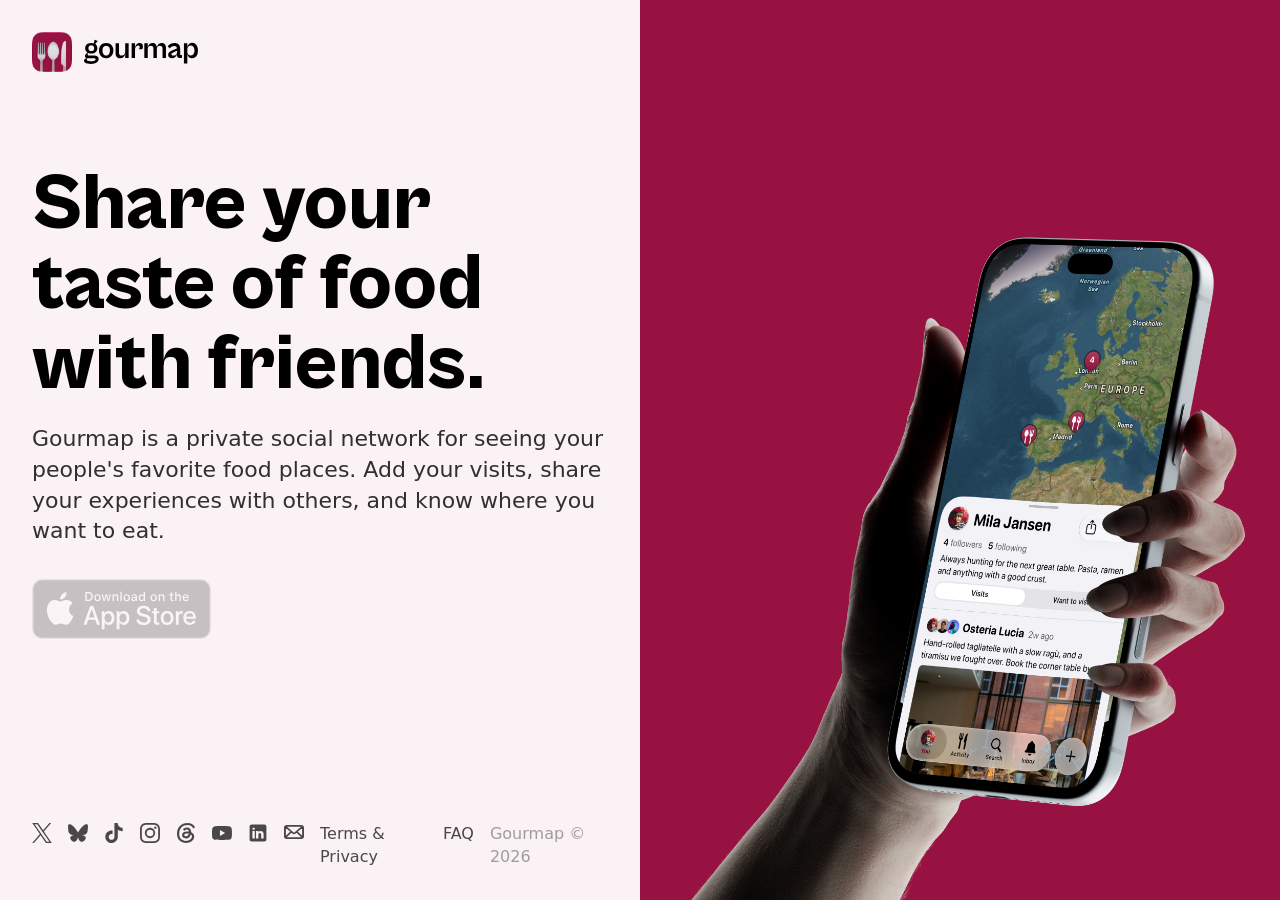
<file: index.html>
<!DOCTYPE html>
<html lang="en">

<head>
  <meta charset="UTF-8" />
  <meta name="viewport" content="width=device-width, initial-scale=1" />
  <meta name="author" content="Gourmap" />
  <meta name="description"
    content="Share your taste of food with friends. Log restaurant visits, keep a map of places you love, and see where your friends eat." />
  <meta name="robots" content="index, follow" />
  <link rel="canonical" href="https://gourmap.app/" />
  <link rel="icon" type="image/svg+xml" href="/assets/images/favicon.png">

  <meta property="og:type" content="website" />
  <meta property="og:site_name" content="Gourmap" />
  <meta property="og:title" content="Gourmap" />
  <meta property="og:description"
    content="Share your taste of food with friends. Log restaurant visits, keep a map of places you love, and see where your friends eat." />
  <meta property="og:url" content="https://gourmap.app/" />
  <meta property="og:image" content="https://gourmap.app/assets/images/mockups.png" />
  <meta name="twitter:card" content="summary_large_image" />

  <link rel="stylesheet" href="style.css" />

  <title>Gourmap</title>
  <script src="assets/js/site-nav.js" defer></script>
  <script src="assets/js/site-footer.js" defer></script>
</head>

<body>
  <div class="h-grid">
    <main class="home">
      <div class="v-grid">
        <site-nav></site-nav>
        <section>
          <h1>Share your taste of food with friends.</h1>
          <p class="large">Gourmap is a private social network for seeing your people's favorite food places. Add your
            visits, share your experiences with others, and know where you want to eat.</p>
          <a href="index.html"><img src="assets/images/appstore-badge.svg"
              style="height: 60px; opacity: 0.2; cursor:not-allowed"></a>
          <img src="assets/images/mockup.png" alt="" class="mobile-only">
        </section>
        <site-footer></site-footer>
      </div>
    </main>
    <div class="mockup-container">
      <img src="assets/images/mockup.png" alt="">
    </div>
  </div>
</body>

</html>
</file>
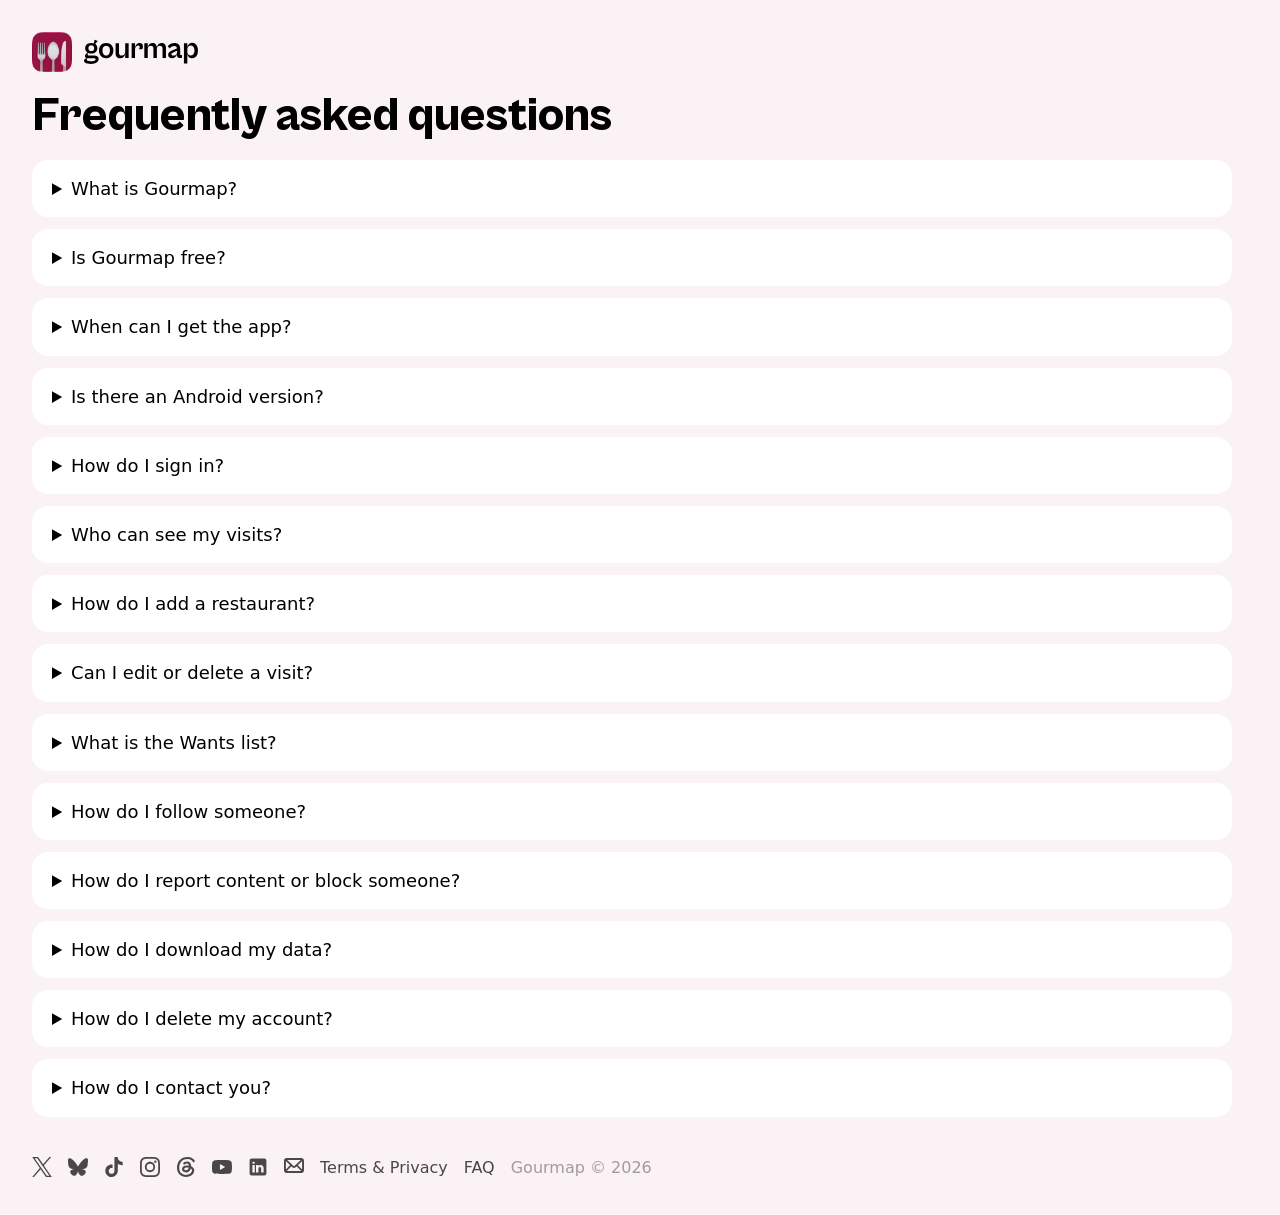
<file: faq.html>
<!DOCTYPE html>
<html lang="en">

<head>
  <meta charset="UTF-8" />
  <meta name="viewport" content="width=device-width, initial-scale=1" />
  <meta name="author" content="Gourmap" />
  <meta name="description"
    content="Answers to common questions about Gourmap: signing in, privacy, adding restaurants, following friends, and deleting your account." />
  <meta name="robots" content="index, follow" />
  <link rel="canonical" href="https://gourmap.app/faq.html" />
  <link rel="icon" type="image/svg+xml" href="/assets/images/favicon.png">

  <meta property="og:type" content="website" />
  <meta property="og:site_name" content="Gourmap" />
  <meta property="og:title" content="FAQ – Gourmap" />
  <meta property="og:description"
    content="Answers to common questions about Gourmap: signing in, privacy, adding restaurants, following friends, and deleting your account." />
  <meta property="og:url" content="https://gourmap.app/faq.html" />
  <meta property="og:image" content="https://gourmap.app/assets/images/mockups.png" />
  <meta name="twitter:card" content="summary_large_image" />

  <link rel="stylesheet" href="style.css" />

  <title>FAQ – Gourmap</title>
  <script src="assets/js/site-nav.js" defer></script>
  <script src="assets/js/site-footer.js" defer></script>
</head>

<body>
  <div class="v-grid">
    <site-nav></site-nav>
    <main>
      <section>
        <h1>Frequently asked questions</h1>

        <details class="faq">
          <summary>What is Gourmap?</summary>
          <p>Gourmap is a private social network for restaurants. Log the places you eat, keep a map of your favorites,
            and see where your friends eat.</p>
        </details>
        <details class="faq">
          <summary>Is Gourmap free?</summary>
          <p>The app is free to download and use.</p>
        </details>
        <details class="faq">
          <summary>When can I get the app?</summary>
          <p>Gourmap is coming soon to the App Store for iPhone. The Get the app button will link there once it is
            available.</p>
        </details>
        <details class="faq">
          <summary>Is there an Android version?</summary>
          <p>Not at the moment. Gourmap is currently available for iPhone only.</p>
        </details>
        <details class="faq">
          <summary>How do I sign in?</summary>
          <p>Gourmap has no passwords. Sign in with Apple, with Google, or with a one-time code that we email to you. If
            the code does not arrive, check your spam folder or request a new one.</p>
        </details>
        <details class="faq">
          <summary>Who can see my visits?</summary>
          <p>Only you, the people whose follow request you have approved, and friends you tag in a visit. To remove a
            follower, open your followers list on your profile and use the "..." menu next to them.</p>
        </details>
        <details class="faq">
          <summary>How do I add a restaurant?</summary>
          <p>Start a new visit and search for the restaurant by name. Search uses Apple Maps on your device. Then add
            photos, a rating, and a note, and save.</p>
        </details>
        <details class="faq">
          <summary>Can I edit or delete a visit?</summary>
          <p>Yes. Open the visit and use the menu to edit or delete it.</p>
        </details>
        <details class="faq">
          <summary>What is the Wants list?</summary>
          <p>It is your list of restaurants you want to try. Add a place to your Wants from its restaurant page and find
            it again later from your profile.</p>
        </details>
        <details class="faq">
          <summary>How do I follow someone?</summary>
          <p>Search for them in the Search tab and tap Follow. They will get a request to approve, and you will see
            their visits once they accept.</p>
        </details>
        <details class="faq">
          <summary>How do I report content or block someone?</summary>
          <p>Use the menu on a visit, comment, or profile in the app to report it. To stop someone from following you or
            seeing your visits, open their profile and choose Block. You can also <a href="report.html">report a user,
              visit, or comment here</a>.</p>
        </details>
        <details class="faq">
          <summary>How do I download my data?</summary>
          <p>Open Settings in the app, go to Account, and choose Download All Data.</p>
        </details>
        <details class="faq">
          <summary>How do I delete my account?</summary>
          <p>Open Settings in the app, go to Account, and choose Delete My Account. This removes your profile, visits,
            photos, comments, likes, wanted restaurants, and follows. See the <a
              href="privacy.html#delete-account">Privacy Policy</a> for details.</p>
        </details>
        <details class="faq">
          <summary>How do I contact you?</summary>
          <p>Email us at <a href="mailto:info@gourmap.app">info@gourmap.app</a> or visit the <a
              href="support.html">Support page</a>. We reply within a few business days.</p>
        </details>

      </section>
    </main>
    <site-footer></site-footer>
  </div>
</body>

</html>
</file>
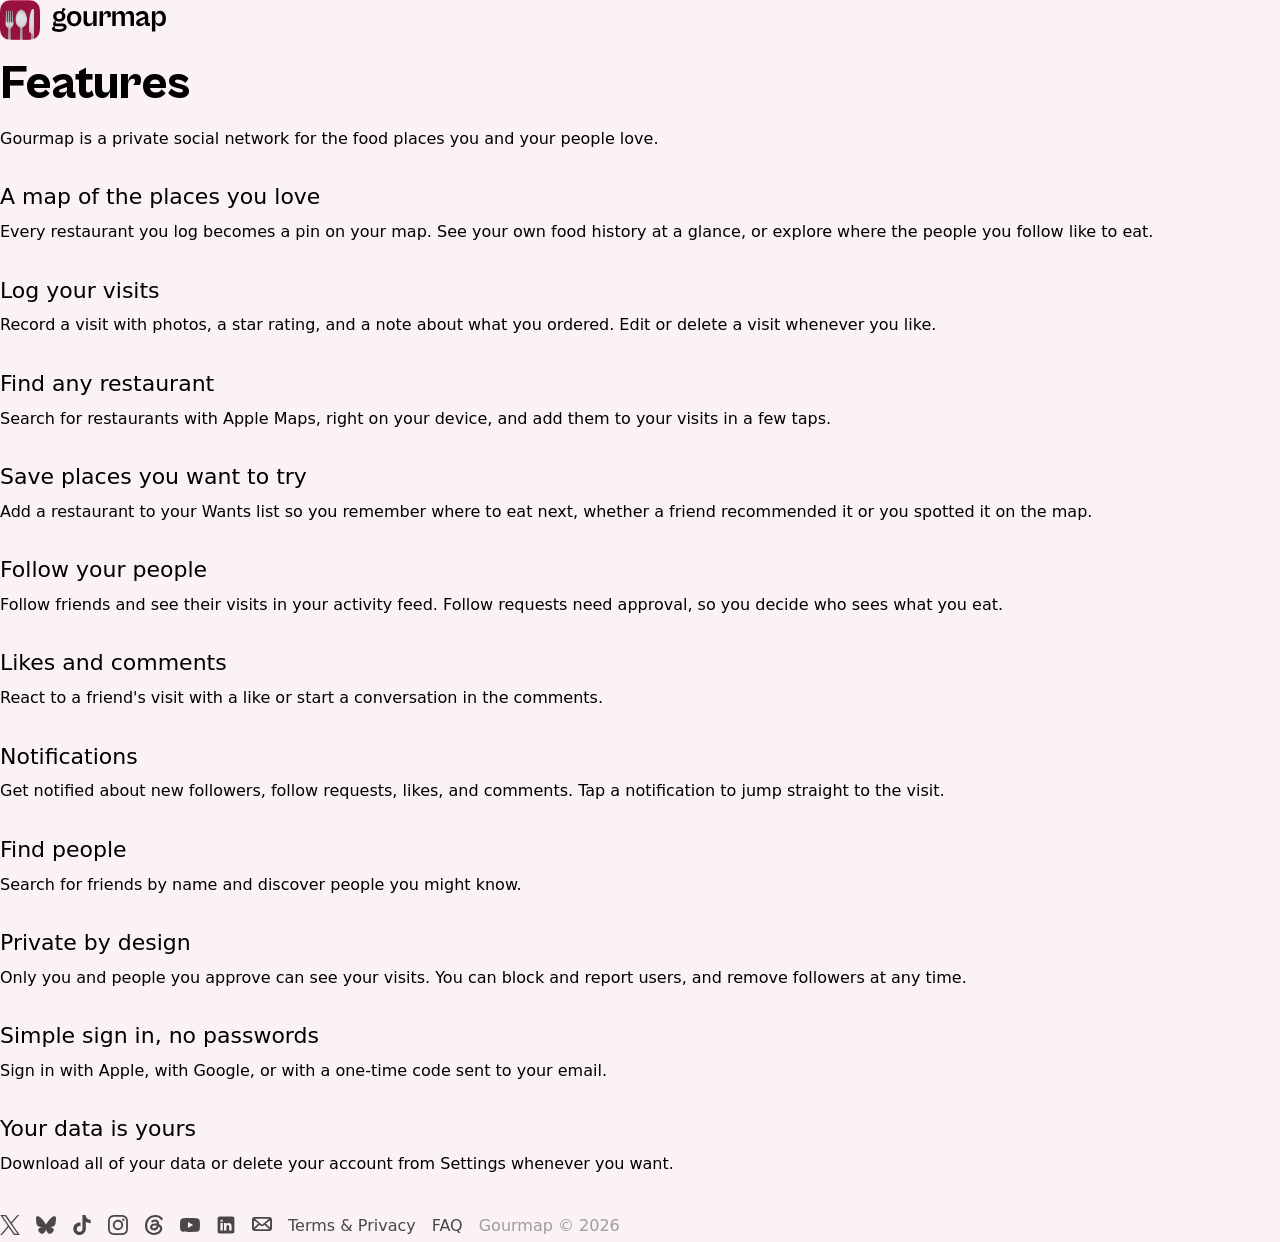
<file: features.html>
<!DOCTYPE html>
<html lang="en">
  <head>
    <meta charset="UTF-8" />
    <meta name="viewport" content="width=device-width, initial-scale=1" />
    <meta name="author" content="Gourmap" />
    <meta name="description" content="Everything Gourmap does: a map of your favorite restaurants, visit logs with photos and ratings, a want-to-try list, and a private feed of your friends' visits." />
    <meta name="robots" content="index, follow" />
    <link rel="canonical" href="https://gourmap.app/features.html" />
    <link rel="icon" type="image/svg+xml" href="/assets/images/favicon.png">

    <meta property="og:type" content="website" />
    <meta property="og:site_name" content="Gourmap" />
    <meta property="og:title" content="Features – Gourmap" />
    <meta property="og:description" content="Everything Gourmap does: a map of your favorite restaurants, visit logs with photos and ratings, a want-to-try list, and a private feed of your friends' visits." />
    <meta property="og:url" content="https://gourmap.app/features.html" />
    <meta property="og:image" content="https://gourmap.app/assets/images/mockups.png" />
    <meta name="twitter:card" content="summary_large_image" />

    <link rel="stylesheet" href="style.css" />

    <title>Features – Gourmap</title>
    <script src="assets/js/site-nav.js" defer></script>
    <script src="assets/js/site-footer.js" defer></script>
  </head>
  <body>
    <site-nav></site-nav>
    <main>
      <section>
        <h1>Features</h1>
        <p>Gourmap is a private social network for the food places you and your people love.</p>

        <div class="features">
        <div class="feature">
          <h2>A map of the places you love</h2>
          <p>Every restaurant you log becomes a pin on your map. See your own food history at a glance, or explore where the people you follow like to eat.</p>
        </div>
        <div class="feature">
          <h2>Log your visits</h2>
          <p>Record a visit with photos, a star rating, and a note about what you ordered. Edit or delete a visit whenever you like.</p>
        </div>
        <div class="feature">
          <h2>Find any restaurant</h2>
          <p>Search for restaurants with Apple Maps, right on your device, and add them to your visits in a few taps.</p>
        </div>
        <div class="feature">
          <h2>Save places you want to try</h2>
          <p>Add a restaurant to your Wants list so you remember where to eat next, whether a friend recommended it or you spotted it on the map.</p>
        </div>
        <div class="feature">
          <h2>Follow your people</h2>
          <p>Follow friends and see their visits in your activity feed. Follow requests need approval, so you decide who sees what you eat.</p>
        </div>
        <div class="feature">
          <h2>Likes and comments</h2>
          <p>React to a friend's visit with a like or start a conversation in the comments.</p>
        </div>
        <div class="feature">
          <h2>Notifications</h2>
          <p>Get notified about new followers, follow requests, likes, and comments. Tap a notification to jump straight to the visit.</p>
        </div>
        <div class="feature">
          <h2>Find people</h2>
          <p>Search for friends by name and discover people you might know.</p>
        </div>
        <div class="feature">
          <h2>Private by design</h2>
          <p>Only you and people you approve can see your visits. You can block and report users, and remove followers at any time.</p>
        </div>
        <div class="feature">
          <h2>Simple sign in, no passwords</h2>
          <p>Sign in with Apple, with Google, or with a one-time code sent to your email.</p>
        </div>
        <div class="feature">
          <h2>Your data is yours</h2>
          <p>Download all of your data or delete your account from Settings whenever you want.</p>
        </div>
        </div>

      </section>
    </main>
    <site-footer></site-footer>
  </body>
</html>
</file>
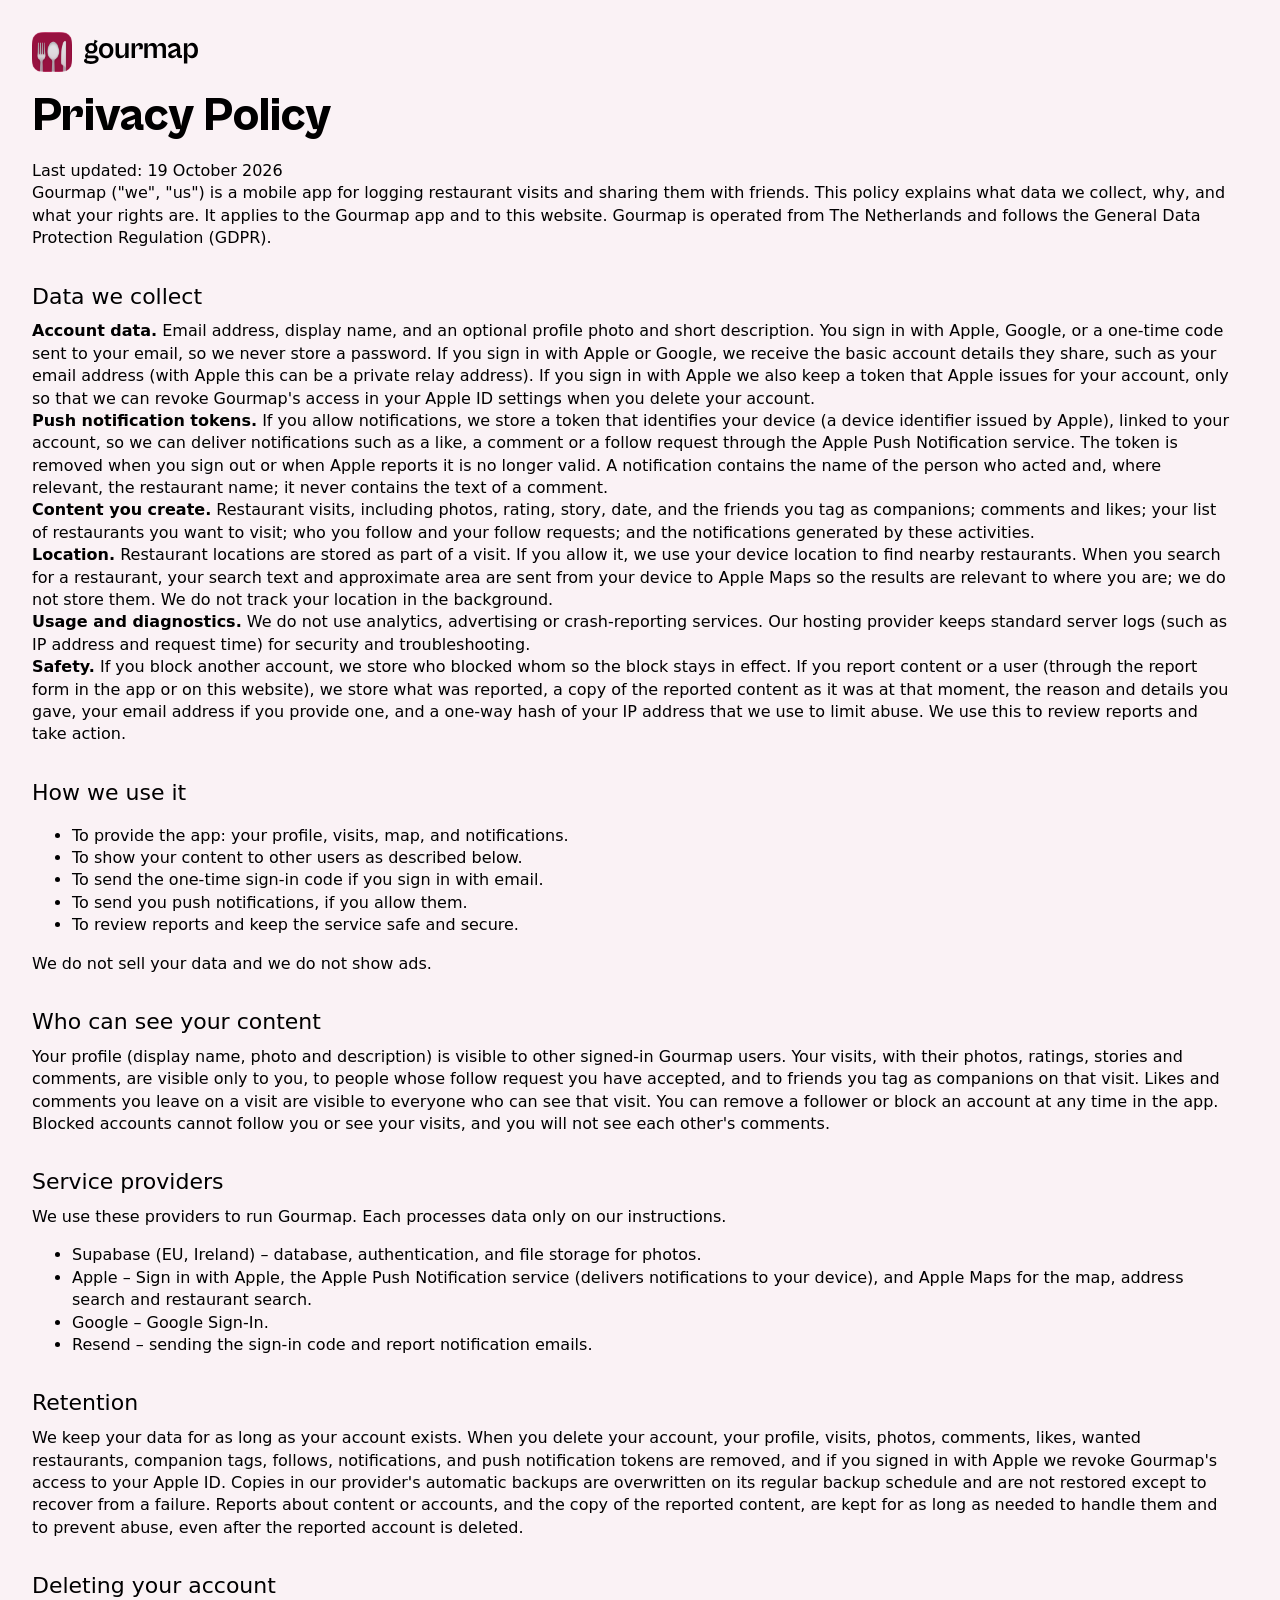
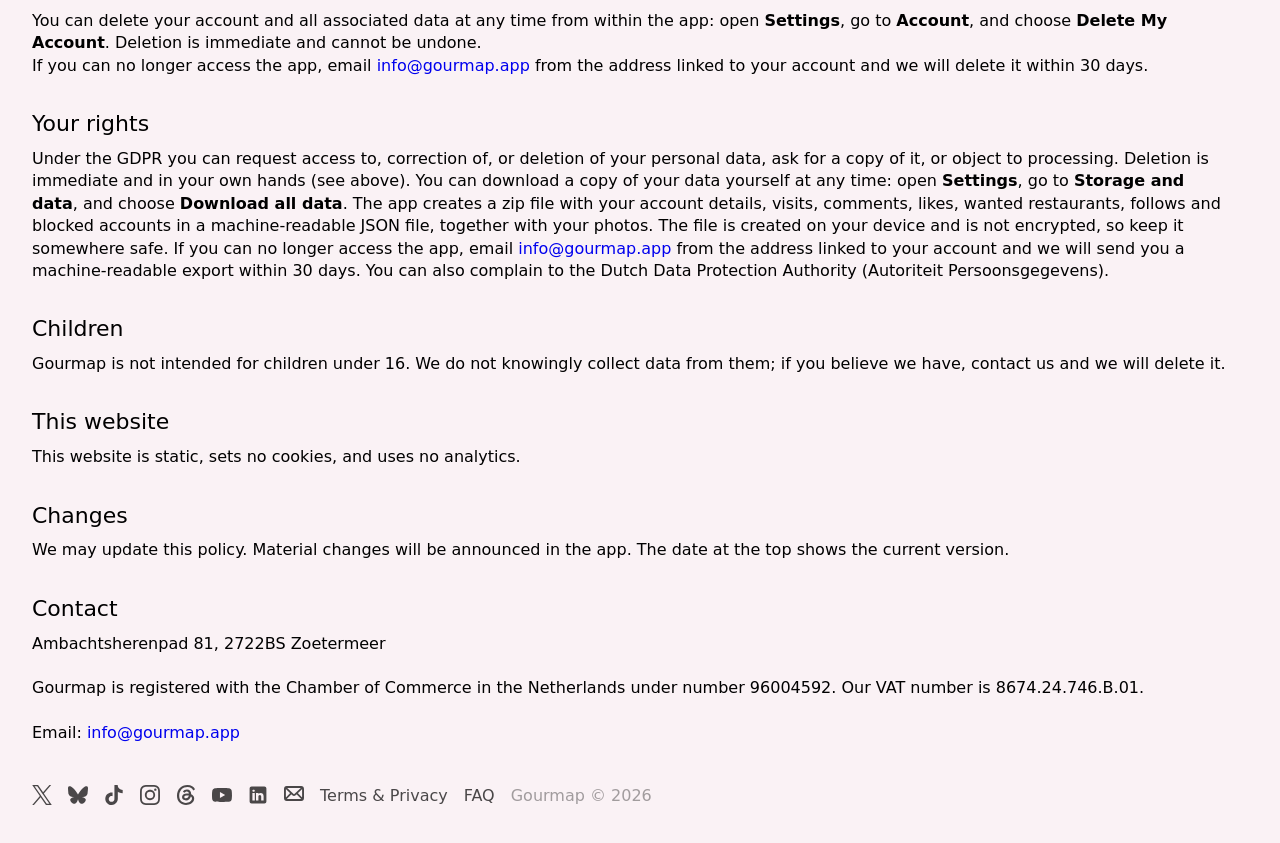
<file: privacy.html>
<!DOCTYPE html>
<html lang="en">

<head>
  <meta charset="UTF-8" />
  <meta name="viewport" content="width=device-width, initial-scale=1" />
  <meta name="author" content="Gourmap" />
  <meta name="description"
    content="How Gourmap collects, uses, and protects your data, and how to delete your account." />
  <meta name="robots" content="index, follow" />
  <link rel="canonical" href="https://gourmap.app/privacy.html" />
  <link rel="icon" type="image/svg+xml" href="/assets/images/favicon.png">

  <meta property="og:type" content="website" />
  <meta property="og:site_name" content="Gourmap" />
  <meta property="og:title" content="Privacy Policy – Gourmap" />
  <meta property="og:description"
    content="How Gourmap collects, uses, and protects your data, and how to delete your account." />
  <meta property="og:url" content="https://gourmap.app/privacy.html" />
  <meta property="og:image" content="https://gourmap.app/assets/images/mockup.png" />
  <meta name="twitter:card" content="summary_large_image" />

  <link rel="stylesheet" href="style.css" />

  <title>Privacy Policy – Gourmap</title>
  <script src="assets/js/site-nav.js" defer></script>
  <script src="assets/js/site-footer.js" defer></script>
</head>

<body>
  <div class="v-grid">
    <site-nav></site-nav>
    <main>
      <section>
        <h1>Privacy Policy</h1>
        <p>Last updated: 19 October 2026</p>
        <p>Gourmap ("we", "us") is a mobile app for logging restaurant visits and sharing them with friends. This policy
          explains what data we collect, why, and what your rights are. It applies to the Gourmap app and to this
          website. Gourmap is operated from The Netherlands and follows the General Data Protection Regulation (GDPR).
        </p>

        <h2>Data we collect</h2>
        <p><strong>Account data.</strong> Email address, display name, and an optional profile photo and short
          description. You sign in with Apple, Google, or a one-time code sent to your email, so we never store a
          password. If you sign in with Apple or Google, we receive the basic account details they share, such as your
          email address (with Apple this can be a private relay address). If you sign in with Apple we also keep a token
          that Apple issues for your account, only so that we can revoke Gourmap's access in your Apple ID settings when
          you delete your account.</p>
        <p><strong>Push notification tokens.</strong> If you allow notifications, we store a token that identifies your
          device (a device identifier issued by Apple), linked to your account, so we can deliver notifications such as
          a like, a comment or a follow request through the Apple Push Notification service. The token is removed when
          you sign out or when Apple reports it is no longer valid. A notification contains the name of the person who
          acted and, where relevant, the restaurant name; it never contains the text of a comment.</p>
        <p><strong>Content you create.</strong> Restaurant visits, including photos, rating, story, date, and the
          friends you tag as companions; comments and likes; your list of restaurants you want to visit; who you follow
          and your follow requests; and the notifications generated by these activities.</p>
        <p><strong>Location.</strong> Restaurant locations are stored as part of a visit. If you allow it, we use your
          device location to find nearby restaurants. When you search for a restaurant, your search text and approximate
          area are sent from your device to Apple Maps so the results are relevant to where you are; we do not store
          them. We do not track your location in the background.</p>
        <p><strong>Usage and diagnostics.</strong> We do not use analytics, advertising or crash-reporting services. Our
          hosting provider keeps standard server logs (such as IP address and request time) for security and
          troubleshooting.</p>
        <p><strong>Safety.</strong> If you block another account, we store who blocked whom so the block stays in
          effect. If you report content or a user (through the report form in the app or on this website), we store what
          was reported, a copy of the reported content as it was at that moment, the reason and details you gave, your
          email address if you provide one, and a one-way hash of your IP address that we use to limit abuse. We use
          this to review reports and take action.</p>

        <h2>How we use it</h2>
        <ul>
          <li>To provide the app: your profile, visits, map, and notifications.</li>
          <li>To show your content to other users as described below.</li>
          <li>To send the one-time sign-in code if you sign in with email.</li>
          <li>To send you push notifications, if you allow them.</li>
          <li>To review reports and keep the service safe and secure.</li>
        </ul>
        <p>We do not sell your data and we do not show ads.</p>

        <h2>Who can see your content</h2>
        <p>Your profile (display name, photo and description) is visible to other signed-in Gourmap users. Your visits,
          with their photos, ratings, stories and comments, are visible only to you, to people whose follow request you
          have accepted, and to friends you tag as companions on that visit. Likes and comments you leave on a visit are
          visible to everyone who can see that visit. You can remove a follower or block an account at any time in the
          app. Blocked accounts cannot follow you or see your visits, and you will not see each other's comments.</p>

        <h2>Service providers</h2>
        <p>We use these providers to run Gourmap. Each processes data only on our instructions.</p>
        <ul>
          <li>Supabase (EU, Ireland) – database, authentication, and file storage for photos.</li>
          <li>Apple – Sign in with Apple, the Apple Push Notification service (delivers notifications to your device),
            and Apple Maps for the map, address search and restaurant search.</li>
          <li>Google – Google Sign-In.</li>
          <li>Resend – sending the sign-in code and report notification emails.</li>
        </ul>

        <h2>Retention</h2>
        <p>We keep your data for as long as your account exists. When you delete your account, your profile, visits,
          photos, comments, likes, wanted restaurants, companion tags, follows, notifications, and push notification
          tokens are removed, and if you signed in with Apple we revoke Gourmap's access to your Apple ID. Copies in our
          provider's automatic backups are overwritten on its regular backup schedule and are not restored except to
          recover from a failure. Reports about content or accounts, and the copy of the reported content, are kept for
          as long as needed to handle them and to prevent abuse, even after the reported account is deleted.</p>

        <h2 id="delete-account">Deleting your account</h2>
        <p>You can delete your account and all associated data at any time from within the app: open
          <strong>Settings</strong>, go to <strong>Account</strong>, and choose <strong>Delete My Account</strong>.
          Deletion is immediate and cannot be undone.</p>
        <p>If you can no longer access the app, email <a href="mailto:info@gourmap.app">info@gourmap.app</a> from the
          address linked to your account and we will delete it within 30 days.</p>

        <h2>Your rights</h2>
        <p>Under the GDPR you can request access to, correction of, or deletion of your personal data, ask for a copy of
          it, or object to processing. Deletion is immediate and in your own hands (see above). You can download a copy
          of your data yourself at any time: open <strong>Settings</strong>, go to <strong>Storage and data</strong>,
          and choose <strong>Download all data</strong>. The app creates a zip file with your account details, visits,
          comments, likes, wanted restaurants, follows and blocked accounts in a machine-readable JSON file, together
          with your photos. The file is created on your device and is not encrypted, so keep it somewhere safe. If you
          can no longer access the app, email <a href="mailto:info@gourmap.app">info@gourmap.app</a> from the address
          linked to your account and we will send you a machine-readable export within 30 days. You can also complain to
          the Dutch Data Protection Authority (Autoriteit Persoonsgegevens).</p>

        <h2>Children</h2>
        <p>Gourmap is not intended for children under 16. We do not knowingly collect data from them; if you believe we
          have, contact us and we will delete it.</p>

        <h2>This website</h2>
        <p>This website is static, sets no cookies, and uses no analytics.</p>

        <h2>Changes</h2>
        <p>We may update this policy. Material changes will be announced in the app. The date at the top shows the
          current version.</p>

        <h2>Contact</h2>
        <p>Ambachtsherenpad 81, 2722BS Zoetermeer<br><br>Gourmap is registered with the Chamber of Commerce in the
          Netherlands under number 96004592. Our VAT number is 8674.24.746.B.01.<br><br>Email: <a
            href="mailto:info@gourmap.app">info@gourmap.app</a></p>

      </section>
    </main>
    <site-footer></site-footer>
  </div>
</body>

</html>
</file>
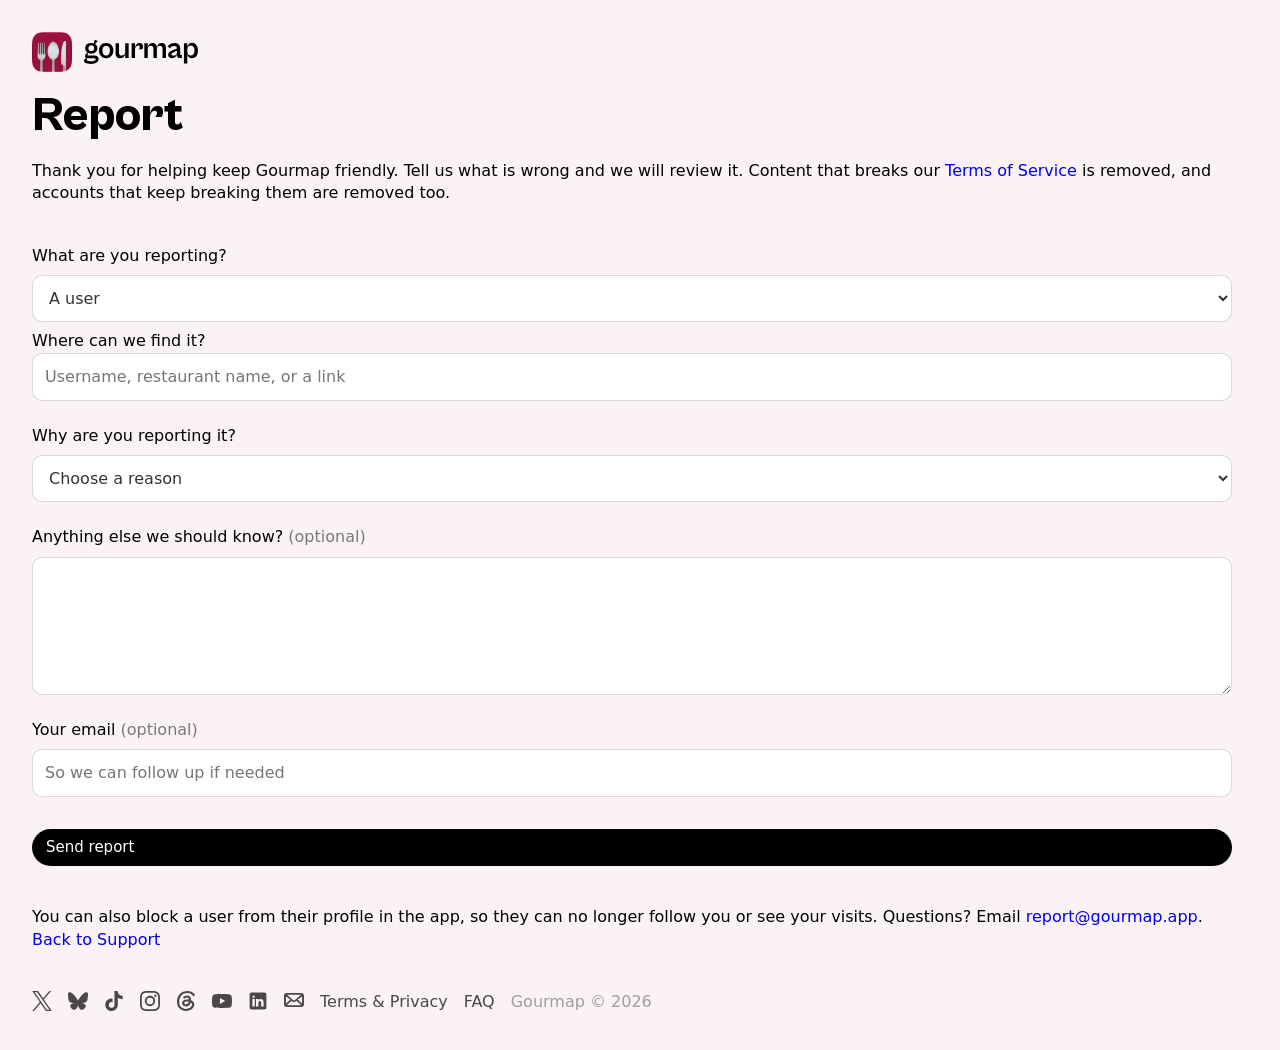
<file: report.html>
<!DOCTYPE html>
<html lang="en">

<head>
  <meta charset="UTF-8" />
  <meta name="viewport" content="width=device-width, initial-scale=1" />
  <meta name="author" content="Gourmap" />
  <meta name="description" content="Report a user, visit, or comment on Gourmap." />
  <meta name="robots" content="noindex, follow" />
  <link rel="canonical" href="https://gourmap.app/report.html" />
  <link rel="icon" type="image/svg+xml" href="/assets/images/favicon.png">

  <link rel="stylesheet" href="style.css" />

  <title>Report – Gourmap</title>
  <script src="assets/js/site-nav.js" defer></script>
  <script src="assets/js/site-footer.js" defer></script>
</head>

<body>
  <div class="v-grid">
    <site-nav></site-nav>
    <main>
      <section>
        <h1>Report</h1>
        <p>Thank you for helping keep Gourmap friendly. Tell us what is wrong and we will review it. Content that breaks
          our <a href="terms.html">Terms of Service</a> is removed, and accounts that keep breaking them are removed
          too.</p>

        <form id="report-form" class="report-form" novalidate>
          <label for="type">What are you reporting?</label>
          <select id="type" name="type" required>
            <option value="user">A user</option>
            <option value="visit">A visit</option>
            <option value="comment">A comment</option>
            <option value="other">Something else</option>
          </select>
          <p id="item-note" class="form-note" hidden>We already know which item you are reporting from the app.</p>

          <div id="reference-field">
            <label for="reference">Where can we find it?</label>
            <input id="reference" name="reference" type="text" maxlength="500"
              placeholder="Username, restaurant name, or a link" />
          </div>

          <label for="reason">Why are you reporting it?</label>
          <select id="reason" name="reason" required>
            <option value="" selected disabled>Choose a reason</option>
            <option value="harassment">Harassment or bullying</option>
            <option value="hate">Hate speech</option>
            <option value="sexual">Nudity or sexual content</option>
            <option value="violence">Violence or threats</option>
            <option value="spam">Spam or scam</option>
            <option value="impersonation">Pretending to be someone else</option>
            <option value="illegal">Illegal content</option>
            <option value="other">Something else</option>
          </select>

          <label for="details">Anything else we should know? <span class="optional">(optional)</span></label>
          <textarea id="details" name="details" rows="5" maxlength="2000"></textarea>

          <label for="email">Your email <span class="optional">(optional)</span></label>
          <input id="email" name="email" type="email" maxlength="254" autocomplete="email"
            placeholder="So we can follow up if needed" />

          <div class="hp" aria-hidden="true">
            <label for="website">Leave this field empty</label>
            <input id="website" name="website" type="text" tabindex="-1" autocomplete="off" />
          </div>

          <button id="submit" type="submit">Send report</button>
          <p id="status" class="form-status" role="status" aria-live="polite"></p>
        </form>

        <div id="thanks" hidden>
          <h2>Thank you</h2>
          <p>We received your report and will review it. If someone is in immediate danger, please contact your local
            emergency services.</p>
        </div>

        <p>You can also block a user from their profile in the app, so they can no longer follow you or see your visits.
          Questions? Email <a href="mailto:report@gourmap.app">report@gourmap.app</a>.</p>

        <a class="back" href="support.html">Back to Support</a>
      </section>
    </main>
    <site-footer></site-footer>
  </div>
  <script>
    (function () {
      var ENDPOINT = 'https://jkqvxhfbtbmbrffufrif.supabase.co/functions/v1/submit-report';
      var UUID = /^[0-9a-f]{8}-[0-9a-f]{4}-[0-9a-f]{4}-[0-9a-f]{4}-[0-9a-f]{12}$/i;
      var TYPES = ['user', 'visit', 'comment', 'other'];

      var form = document.getElementById('report-form');
      var typeSelect = document.getElementById('type');
      var referenceField = document.getElementById('reference-field');
      var referenceInput = document.getElementById('reference');
      var itemNote = document.getElementById('item-note');
      var statusLine = document.getElementById('status');
      var submitButton = document.getElementById('submit');

      // The app links here as report.html?type=visit&id=<uuid>. With an id the item is fixed;
      // without one (opened from the website) the reporter has to say where to find it.
      var params = new URLSearchParams(window.location.search);
      var presetType = params.get('type');
      var presetID = params.get('id');
      var hasItem = TYPES.indexOf(presetType) !== -1 && presetType !== 'other' && UUID.test(presetID || '');

      if (TYPES.indexOf(presetType) !== -1) typeSelect.value = presetType;
      if (hasItem) {
        typeSelect.disabled = true;
        referenceField.hidden = true;
        itemNote.hidden = false;
      }

      function showStatus(message) {
        statusLine.textContent = message;
      }

      form.addEventListener('submit', function (event) {
        event.preventDefault();
        showStatus('');

        var reason = document.getElementById('reason').value;
        var reference = referenceInput.value.trim();
        var details = document.getElementById('details').value.trim();
        var email = document.getElementById('email').value.trim();

        if (!reason) return showStatus('Please choose a reason.');
        if (!hasItem && !reference) return showStatus('Please tell us where to find what you are reporting.');
        if (reason === 'other' && !details) return showStatus('Please tell us what is wrong.');
        if (email && !/^[^\s@]+@[^\s@]+\.[^\s@]+$/.test(email)) return showStatus('Please enter a valid email address or leave it empty.');

        var payload = {
          type: hasItem ? presetType : typeSelect.value,
          reason: reason,
          details: details,
          email: email,
          website: document.getElementById('website').value
        };
        if (hasItem) payload.id = presetID;
        else payload.reference = reference;

        submitButton.disabled = true;
        showStatus('Sending…');

        fetch(ENDPOINT, {
          method: 'POST',
          headers: { 'Content-Type': 'application/json' },
          body: JSON.stringify(payload)
        })
          .then(function (response) {
            return response.json().catch(function () { return {}; }).then(function (body) {
              if (!response.ok) throw new Error(body.error || 'Something went wrong. Please try again.');
            });
          })
          .then(function () {
            form.hidden = true;
            document.getElementById('thanks').hidden = false;
          })
          .catch(function (error) {
            submitButton.disabled = false;
            showStatus(error.message === 'Failed to fetch' ? 'Could not reach the server. Check your connection and try again.' : error.message);
          });
      });
    })();
  </script>
</body>

</html>
</file>
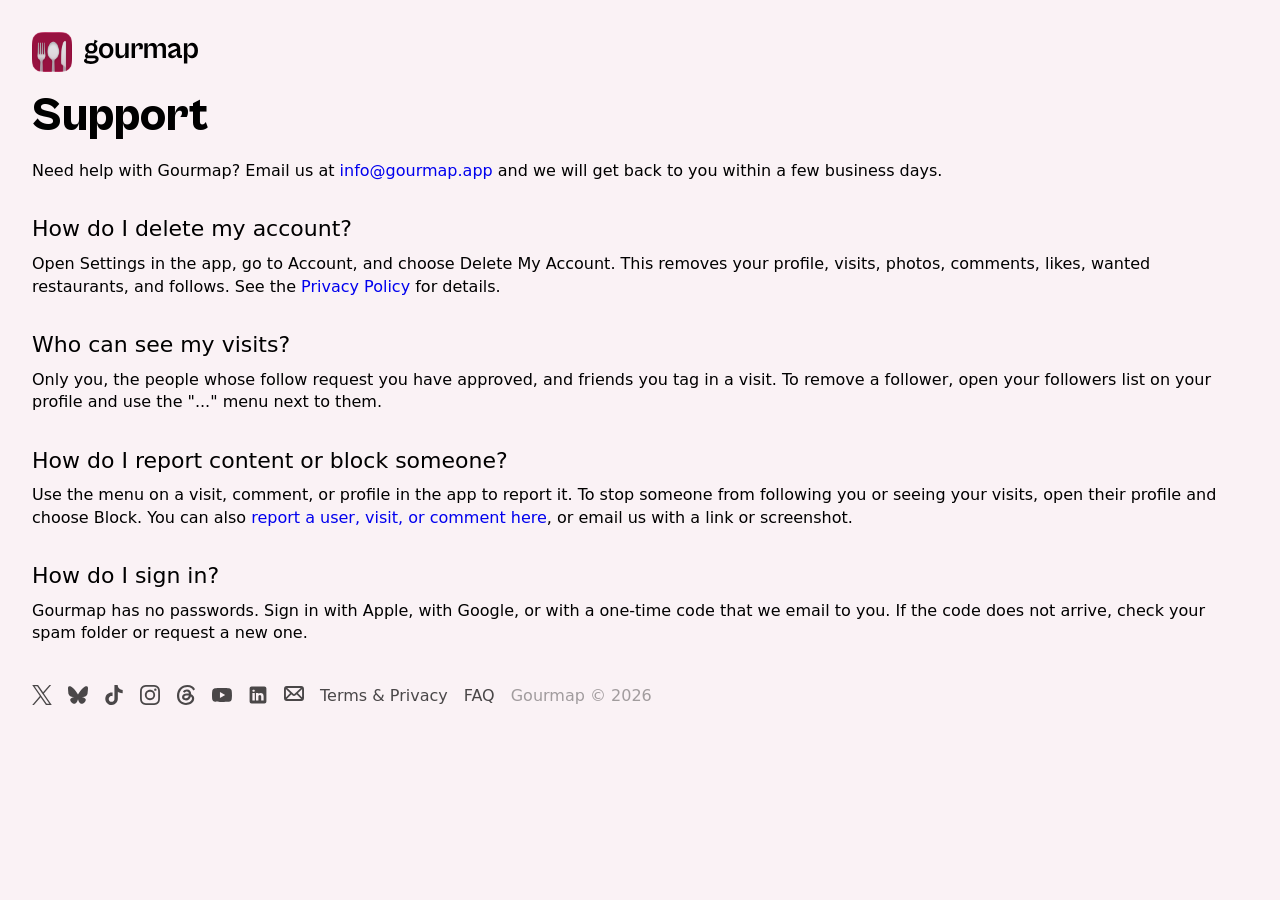
<file: support.html>
<!DOCTYPE html>
<html lang="en">

<head>
  <meta charset="UTF-8" />
  <meta name="viewport" content="width=device-width, initial-scale=1" />
  <meta name="author" content="Gourmap" />
  <meta name="description"
    content="Get help with the Gourmap app: contact, account deletion, and frequently asked questions." />
  <meta name="robots" content="index, follow" />
  <link rel="canonical" href="https://gourmap.app/support.html" />
  <link rel="icon" type="image/svg+xml" href="/assets/images/favicon.png">

  <meta property="og:type" content="website" />
  <meta property="og:site_name" content="Gourmap" />
  <meta property="og:title" content="Support – Gourmap" />
  <meta property="og:description"
    content="Get help with the Gourmap app: contact, account deletion, and frequently asked questions." />
  <meta property="og:url" content="https://gourmap.app/support.html" />
  <meta property="og:image" content="https://gourmap.app/assets/images/mockup.png" />
  <meta name="twitter:card" content="summary_large_image" />

  <link rel="stylesheet" href="style.css" />

  <title>Support – Gourmap</title>
  <script src="assets/js/site-nav.js" defer></script>
  <script src="assets/js/site-footer.js" defer></script>
</head>

<body>
  <div class="v-grid">
    <site-nav></site-nav>
    <main>
      <section>
        <h1>Support</h1>
        <p>Need help with Gourmap? Email us at <a href="mailto:info@gourmap.app">info@gourmap.app</a> and we will get
          back to you within a few business days.</p>

        <h2>How do I delete my account?</h2>
        <p>Open Settings in the app, go to Account, and choose Delete My Account. This removes your profile, visits,
          photos, comments, likes, wanted restaurants, and follows. See the <a
            href="privacy.html#delete-account">Privacy Policy</a> for details.</p>

        <h2>Who can see my visits?</h2>
        <p>Only you, the people whose follow request you have approved, and friends you tag in a visit. To remove a
          follower, open your followers list on your profile and use the "..." menu next to them.</p>

        <h2>How do I report content or block someone?</h2>
        <p>Use the menu on a visit, comment, or profile in the app to report it. To stop someone from following you or
          seeing your visits, open their profile and choose Block. You can also <a href="report.html">report a user,
            visit, or comment here</a>, or email us with a link or screenshot.</p>

        <h2>How do I sign in?</h2>
        <p>Gourmap has no passwords. Sign in with Apple, with Google, or with a one-time code that we email to you. If
          the code does not arrive, check your spam folder or request a new one.</p>

      </section>
    </main>
    <site-footer></site-footer>
  </div>
</body>

</html>
</file>
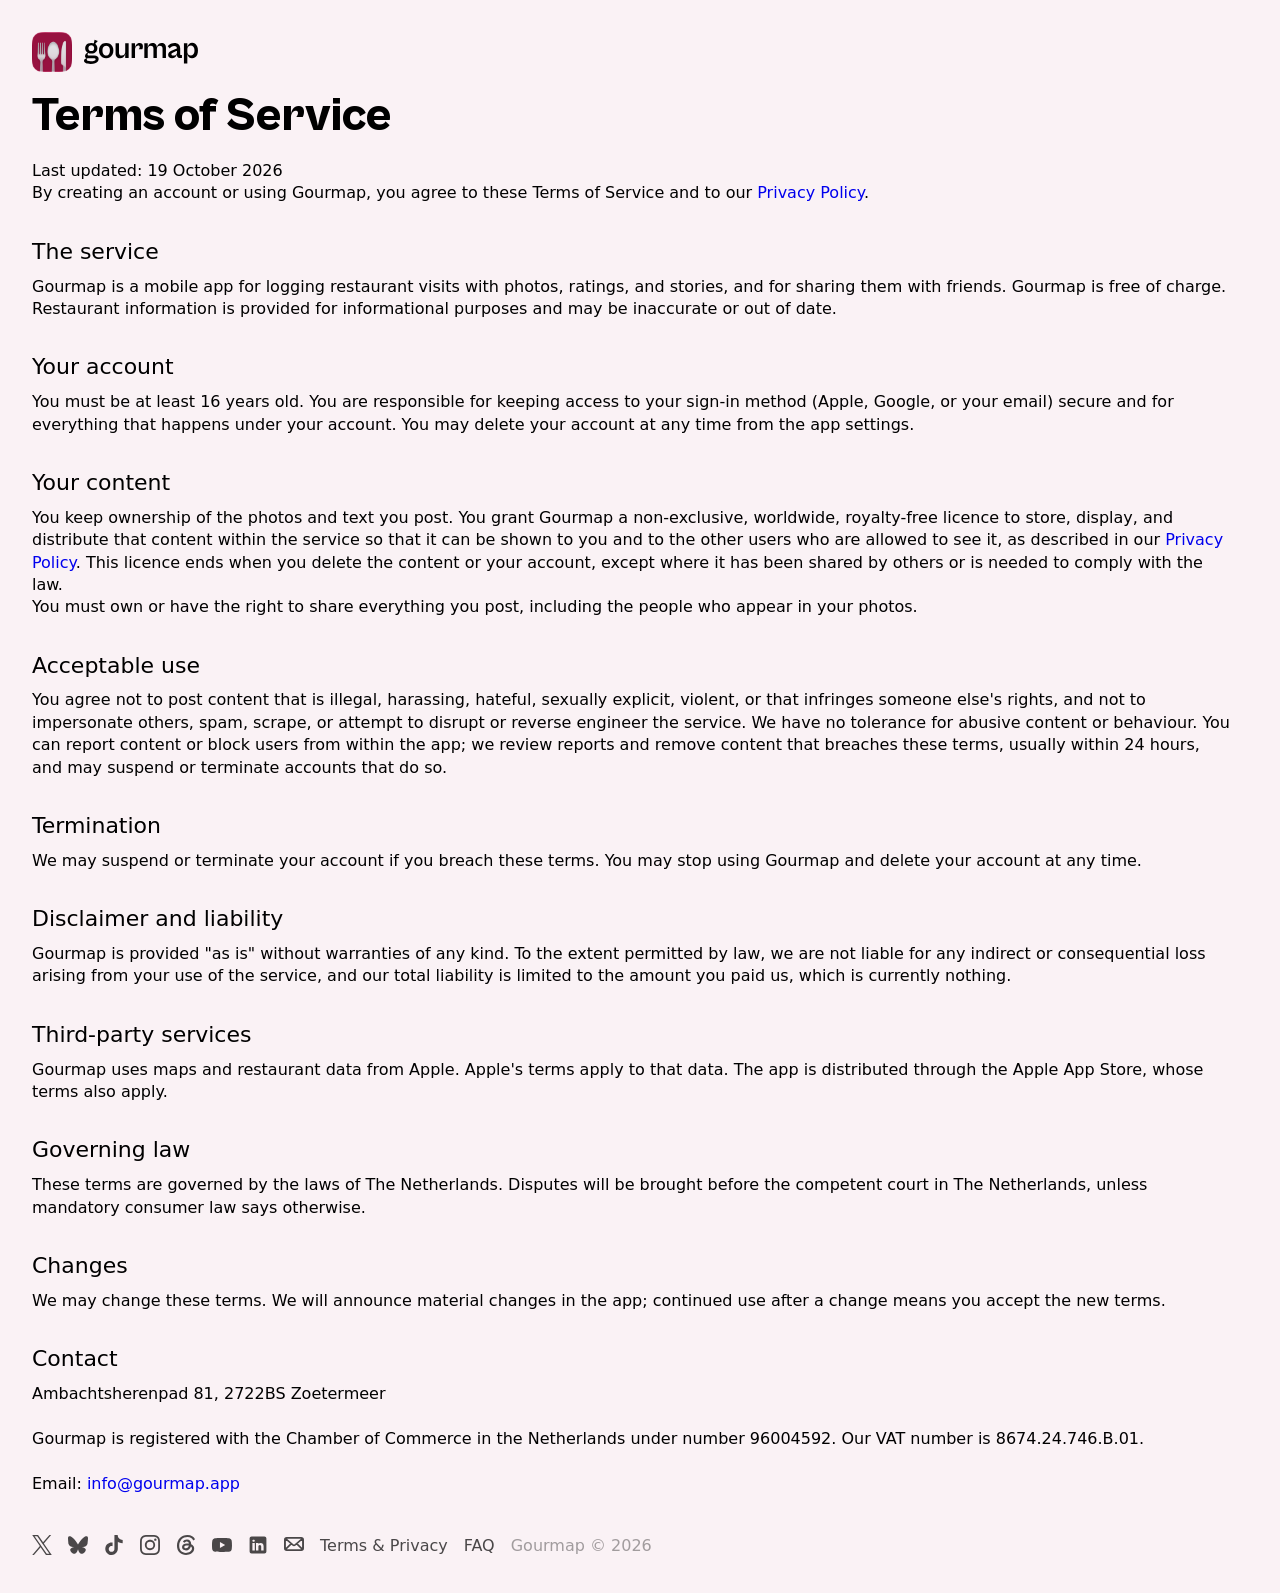
<file: terms.html>
<!DOCTYPE html>
<html lang="en">

<head>
  <meta charset="UTF-8" />
  <meta name="viewport" content="width=device-width, initial-scale=1" />
  <meta name="author" content="Gourmap" />
  <meta name="description" content="The terms that apply when you use the Gourmap app and website." />
  <meta name="robots" content="index, follow" />
  <link rel="canonical" href="https://gourmap.app/terms.html" />
  <link rel="icon" type="image/svg+xml" href="/assets/images/favicon.png">

  <meta property="og:type" content="website" />
  <meta property="og:site_name" content="Gourmap" />
  <meta property="og:title" content="Terms of Service – Gourmap" />
  <meta property="og:description" content="The terms that apply when you use the Gourmap app and website." />
  <meta property="og:url" content="https://gourmap.app/terms.html" />
  <meta property="og:image" content="https://gourmap.app/assets/images/mockup.png" />
  <meta name="twitter:card" content="summary_large_image" />

  <link rel="stylesheet" href="style.css" />

  <title>Terms of Service – Gourmap</title>
  <script src="assets/js/site-nav.js" defer></script>
  <script src="assets/js/site-footer.js" defer></script>
</head>

<body>
  <div class="v-grid">
    <site-nav></site-nav>
    <main>
      <section>
        <h1>Terms of Service</h1>
        <p>Last updated: 19 October 2026</p>
        <p>By creating an account or using Gourmap, you agree to these Terms of Service and to our <a
            href="privacy.html">Privacy Policy</a>.</p>

        <h2>The service</h2>
        <p>Gourmap is a mobile app for logging restaurant visits with photos, ratings, and stories, and for sharing them
          with friends. Gourmap is free of charge. Restaurant information is provided for informational purposes and may
          be inaccurate or out of date.</p>

        <h2>Your account</h2>
        <p>You must be at least 16 years old. You are responsible for keeping access to your sign-in method (Apple,
          Google, or your email) secure and for everything that happens under your account. You may delete your account
          at any time from the app settings.</p>

        <h2>Your content</h2>
        <p>You keep ownership of the photos and text you post. You grant Gourmap a non-exclusive, worldwide,
          royalty-free licence to store, display, and distribute that content within the service so that it can be shown
          to you and to the other users who are allowed to see it, as described in our <a href="privacy.html">Privacy
            Policy</a>. This licence ends when you delete the content or your account, except where it has been shared
          by others or is needed to comply with the law.</p>
        <p>You must own or have the right to share everything you post, including the people who appear in your photos.
        </p>

        <h2>Acceptable use</h2>
        <p>You agree not to post content that is illegal, harassing, hateful, sexually explicit, violent, or that
          infringes someone else's rights, and not to impersonate others, spam, scrape, or attempt to disrupt or reverse
          engineer the service. We have no tolerance for abusive content or behaviour. You can report content or block
          users from within the app; we review reports and remove content that breaches these terms, usually within 24
          hours, and may suspend or terminate accounts that do so.</p>

        <h2>Termination</h2>
        <p>We may suspend or terminate your account if you breach these terms. You may stop using Gourmap and delete
          your account at any time.</p>

        <h2>Disclaimer and liability</h2>
        <p>Gourmap is provided "as is" without warranties of any kind. To the extent permitted by law, we are not liable
          for any indirect or consequential loss arising from your use of the service, and our total liability is
          limited to the amount you paid us, which is currently nothing.</p>

        <h2>Third-party services</h2>
        <p>Gourmap uses maps and restaurant data from Apple. Apple's terms apply to that data. The app is distributed
          through the Apple App Store, whose terms also apply.</p>

        <h2>Governing law</h2>
        <p>These terms are governed by the laws of The Netherlands. Disputes will be brought before the competent court
          in The Netherlands, unless mandatory consumer law says otherwise.</p>

        <h2>Changes</h2>
        <p>We may change these terms. We will announce material changes in the app; continued use after a change means
          you accept the new terms.</p>

        <h2>Contact</h2>
        <p>Ambachtsherenpad 81, 2722BS Zoetermeer<br><br>Gourmap is registered with the Chamber of Commerce in the
          Netherlands under number 96004592. Our VAT number is 8674.24.746.B.01.<br><br>Email: <a
            href="mailto:info@gourmap.app">info@gourmap.app</a></p>

      </section>
    </main>
    <site-footer></site-footer>
  </div>
</body>

</html>
</file>
<file: style.css>
@font-face {
  font-family: 'CabinetGrotesk-Variable';
  src: url('assets/fonts/CabinetGrotesk-Variable.woff2') format('woff2'),
       url('assets/fonts/CabinetGrotesk-Variable.woff') format('woff'),
       url('assets/fonts/CabinetGrotesk-Variable.ttf') format('truetype');
  font-weight: 100 900;
  font-display: swap;
  font-style: normal;
}

:root {
  font-family: system-ui, -apple-system, BlinkMacSystemFont, Segoe UI, Roboto, Oxygen, Ubuntu, Cantarell, Fira Sans, Droid Sans, Helvetica Neue, sans-serif, "System Default", sans-serif;
  line-height: 1.4;
  background-color: #FAF2F5;
}

body {
  margin: 0; 
  padding: 0;
}

.mobile-only {
  display: none;
}

/* ------ Texts ------ */

h1 {
  font-family: 'CabinetGrotesk-Variable';
  font-size: 48px; 
  font-weight: 800; 
  line-height: 1.0; 
  letter-spacing: -2%; 
  color: #000;
  margin: 20px 0;
  padding: 0;
  max-width: 700px;
}

h2 {
  font-size: 22px;
  font-weight: 500;
  color: #000;
  margin: 32px 0 8px;
}

p {
  font-size: 16px;
  margin: 0;
}

p span {
  margin: 0 4px;
}

p.large {
  font-size: 22px; 
  margin-bottom: 32px; 
  max-width: 600px; 
  opacity: 0.8;
}

a {
  text-decoration: none;
}

a:hover {
  text-decoration: underline;
}

button {
  font: inherit;
  font-size: 15px;
  font-weight: 500;
  color: #fff;
  background: #000;
  border: 0;
  border-radius: 999px;
  padding: 8px 14px;
  text-decoration: none;
  cursor: pointer;

  align-items: center;
  display: flex;
  flex-direction: row;
  gap: 8px;

  width: auto;
}

button img {
  height: 15px;
  padding: 0;
  margin-bottom: 2px;
}

/* ------ Grid ------ */

.h-grid {
  width: 100vw; 
  height: 100vh;
  display: grid;
  grid-template-columns: 50vw 50vw; 
  gap: 0;
}

.v-grid {
  width: 100%;
  height: 100%;
  display: grid; 
  grid-template: auto 1fr auto / 100%; 
  gap: 0;
  padding: 32px;
  z-index: 999;
  box-sizing: border-box;
}

/* ------ Navigation ------ */

nav {
  width: 100%;
}

nav a {
  display: flex;
  flex-direction: row;
  gap: 12px;
  align-items: center;
}

/* ------ Main ------ */

main.home section h1 {
  font-size: 80px;
  padding-top: 8vh;
}

main section {
  width: 100%;
  max-width: 1200px;
  box-sizing: border-box;
}

/* ------ Footer ------ */

footer {
  width: 100%;
  padding-top: 40px;
  display: flex;
  flex-direction: row;
  gap: 16px;
}

footer section {
  width: auto;
  display: flex;
  flex-direction: row;
  gap: 16px;
  opacity: 0.7;
}

footer a {
  color: black;
}

/* ------ Mockup ------ */

.mockup-container {
  width: 100%;
  position: relative;
  align-content: center;
  box-sizing: border-box;
  z-index: 0;
  background: #971240;
}

.mockup-container img {
  max-width: 100%; 
  max-height: 100%; 
  position: absolute; 
  left: 0; 
  bottom: 0;
}

/* ------ FAQ ------ */

.faq {
  background: #fff;
  border-radius: 16px;
  padding: 16px 20px;
  margin-top: 12px;
  text-align: left;
}

.faq summary {
  font-weight: 500;
  font-size: 18px;
  color: #000;
  cursor: pointer;
}

.faq p {
  margin-top: 12px;
}

/* ------ Form ------ */

.report-form {
  display: flex;
  flex-direction: column;
  gap: 8px;
  margin: 24px 0 32px;
  text-align: left;
}

.report-form label {
  font-weight: 500;
  margin-top: 16px;
}

.report-form .optional {
  font-weight: 400;
  opacity: 0.5;
}

.report-form input,
.report-form select,
.report-form textarea {
  font: inherit;
  font-size: 16px;
  color: #333;
  background: #fff;
  border: 1px solid rgba(0, 0, 0, 0.15);
  border-radius: 10px;
  padding: 12px;
  width: 100%;
  box-sizing: border-box;
}

.report-form input:focus,
.report-form select:focus,
.report-form textarea:focus {
  outline: 2px solid #333;
  outline-offset: 1px;
}

.report-form button {
  margin-top: 24px;
  width: auto;
}

.report-form button:disabled {
  opacity: 0.5;
  cursor: default;
}

.form-note,
.form-status {
  font-size: 14px;
  margin: 0;
}

.form-status {
  opacity: 1;
  color: #b3261e;
}

.hp {
  position: absolute;
  left: -9999px;
  height: 0;
  overflow: hidden;
}

@media screen and (max-width: 768px) {
  .h-grid {
    grid-template-columns: 100vw;
    overflow-x: hidden;
  }

  .v-grid {
    padding: 16px;
  }
  
  main.home section h1 {
    padding-top: 20px;
  }

  .mockup-container {
    display: none;
  }

  .mobile-only {
    display: inline-block;
    width: 90%;
    box-sizing: border-box;
    margin: -80px 0 20px 0;
  }

  footer {
    padding-top: 20px;
    flex-direction: column;
    gap: 8px; 
  }
}
</file>
